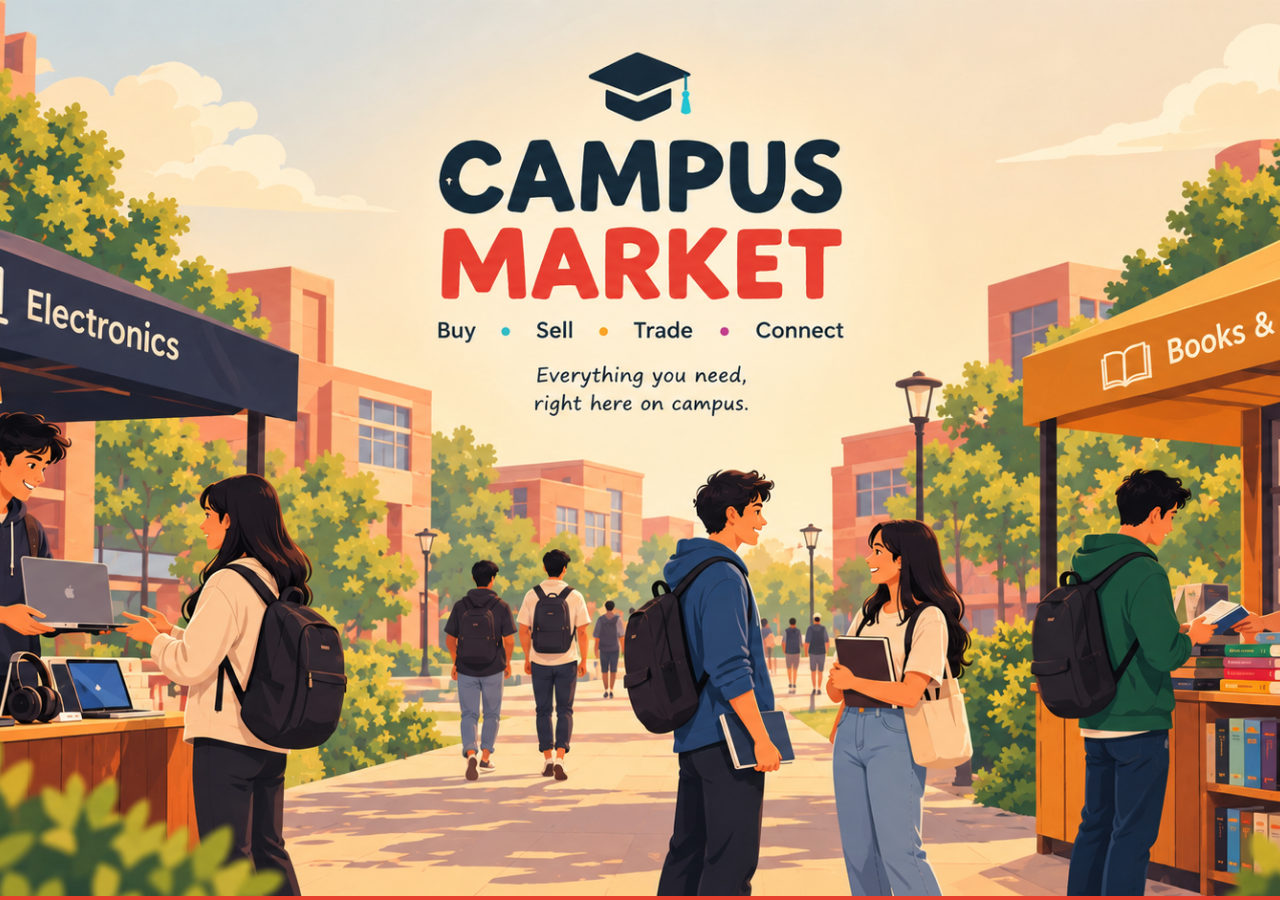
<file: index.html>
<!doctype html>
<html lang="en">
<head>
  <meta charset="utf-8" />
  <meta name="viewport" content="width=device-width, initial-scale=1, viewport-fit=cover" />
  <meta name="theme-color" content="#f6e3c0" />
  <title>Campus Market</title>
  <noscript><meta http-equiv="refresh" content="0;url=pages/index.html" /></noscript>

  <!-- Warm the cache for the next page while the splash is showing -->
  <link rel="preload" as="image" href="images/cmbg.png" />
  <link rel="prefetch" href="pages/index.html" />
  <link rel="prefetch" href="css/style.css" />

  <style>
    /* ---------- Splash screen ---------- */
    :root { --splash-ms: 4500ms; }          /* how long the image stays (4.5 s) */

    html, body { margin: 0; height: 100%; background: #f6e3c0; overflow: hidden; }

    .splash {
      position: fixed;
      inset: 0;
      overflow: hidden;
      background: #f6e3c0;                  /* same warm tone as the artwork's sky */
      opacity: 1;
      transition: opacity 0.45s ease;
    }
    .splash.leaving { opacity: 0; }

    /* Blurred copy of the artwork — only visible where the main image doesn't reach (phones in portrait) */
    .splash .bg,
    .splash .fg {
      position: absolute;
      inset: 0;
      width: 100%;
      height: 100%;
      object-fit: cover;                    /* PC / landscape: full image, fills the screen */
      object-position: 50% 50%;
      user-select: none;
      -webkit-user-drag: none;
    }
    /* .splash .bg {
      filter: blur(22px) saturate(1.05);
      transform: scale(1.15);
      opacity: 0.55;                        /* washed toward the cream background so the fade looks clean 
    } */
    /* .splash .fg {
      animation: splash-zoom var(--splash-ms) ease-out both;
    }
    @keyframes splash-zoom { from { scale: 1; } to { scale: 1.05; } } */

    /* ---------- Mobile / portrait: focus on the MIDDLE of the image ----------
       The image is 16:9, a phone is tall and narrow. Instead of squeezing the whole
       picture in, we show only the centre (logo, name, tagline and the two students),
       sized at 300vw so the title has comfortable side margins. The top and bottom edges
       fade softly into the blurred background. */
    @media (orientation: portrait) {
      .splash .fg {
        inset: auto;
        left: 50%;
        top: 50%;
        width: 300vw;
        max-width: none;
        height: auto;
        translate: -50% -50%;
        -webkit-mask-image: linear-gradient(to bottom, transparent 0, #000 14%, #000 86%, transparent 100%);
                mask-image: linear-gradient(to bottom, transparent 0, #000 14%, #000 86%, transparent 100%);
      }
    }

    /* ---------- Skip button + progress bar ---------- */
    /* .skip {
      position: absolute;
      top: calc(env(safe-area-inset-top, 0px) + 14px);
      right: 14px;
      padding: 8px 16px;
      border: 0;
      border-radius: 999px;
      background: rgba(20, 21, 29, 0.55);
      color: #fff;
      font: 500 13px/1 system-ui, -apple-system, "Segoe UI", Roboto, sans-serif;
      letter-spacing: 0.02em;
      cursor: pointer;
      -webkit-backdrop-filter: blur(6px);
              backdrop-filter: blur(6px);
    }
    .skip:hover, .skip:focus-visible { background: rgba(20, 21, 29, 0.8); outline: none; } */

    .bar {
      position: absolute;
      left: 0; right: 0; bottom: 0;
      height: 4px;
      background: rgba(20, 21, 29, 0.12);
    }
    .bar i {
      display: block;
      height: 100%;
      width: 100%;
      background: #e8402f;                  /* matches the "MARKET" red */
      transform-origin: left center;
      transform: scaleX(0);
    }
    .splash.running .bar i { animation: splash-bar var(--splash-ms) linear forwards; }
    @keyframes splash-bar { to { transform: scaleX(1); } }

    @media (prefers-reduced-motion: reduce) {
      .splash .fg { animation: none; }
    }
  </style>
</head>
<body>

  <div class="splash" id="splash">
    <img class="bg" src="images/cmbg.png" alt="" aria-hidden="true" />
    <img class="fg" id="splash-img" src="images/cmbg.png"
         alt="Campus Market — Buy, Sell, Trade, Connect. Everything you need, right here on campus." />
    <button type="button" class="skip" id="skip">Skip</button>
    <div class="bar"><i></i></div>
  </div>

  <script>
    (function () {
      var NEXT = 'pages/index.html';
      var SHOW_MS = 4500;       // keep in sync with --splash-ms in the CSS
      var FADE_MS = 450;
      var splash = document.getElementById('splash');
      var img = document.getElementById('splash-img');
      var started = false, leaving = false;

      function go() {
        if (leaving) return;
        leaving = true;
        splash.classList.add('leaving');
        setTimeout(function () { location.replace(NEXT); }, FADE_MS);
      }

      // Start the timer only once the picture is actually visible,
      // so slow connections still get the full 4.5 seconds.
      function start() {
        if (started) return;
        started = true;
        splash.classList.add('running');
        setTimeout(go, SHOW_MS);
      }

      if (img.complete && img.naturalWidth) start();
      else {
        img.addEventListener('load', start);
        img.addEventListener('error', go);     // image missing -> don't block the site
        setTimeout(function () { if (!started) go(); }, 8000);   // safety net
      }

      document.getElementById('skip').addEventListener('click', go);
      document.addEventListener('keydown', function (e) {
        if (e.key === 'Escape' || e.key === 'Enter' || e.key === ' ') go();
      });
    })();
  </script>
</body>
</html>
</file>
<file: css/style.css>
/*
  Campus Market — "noticeboard flea market" design system.
  Warm paper background, near-black ink, one loud signal-orange primary.
  Bebas Neue for display type, Inter for body, JetBrains Mono for prices
  and meta labels. Sharp corners everywhere: nothing on a noticeboard is
  rounded.
*/

:root {
  --font-display: "Bebas Neue", "Arial Narrow", sans-serif;
  --font-sans: "Inter", ui-sans-serif, system-ui, sans-serif;
  --font-mono: "JetBrains Mono", ui-monospace, SFMono-Regular, monospace;
  --ease-out-expo: cubic-bezier(0.16, 1, 0.3, 1);

  --background: #f7f5ef;
  --background: oklch(0.972 0.009 90);
  --foreground: #14151d;
  --foreground: oklch(0.165 0.02 264);
  --card: #ffffff;
  --card: oklch(1 0 0);
  --primary: #cf4a1c;
  --primary: oklch(0.595 0.208 36);
  --primary-foreground: #fdfaf5;
  --primary-foreground: oklch(0.985 0.01 90);
  --secondary: #e9e6de;
  --secondary: oklch(0.93 0.006 90);
  --secondary-foreground: var(--foreground);
  --muted: #ececE4;
  --muted: oklch(0.94 0.006 90);
  --muted-foreground: #6b6d7a;
  --muted-foreground: oklch(0.5 0.02 264);
  --destructive: #c22b1f;
  --destructive: oklch(0.577 0.215 27);
  --destructive-foreground: #fdfaf5;
  --destructive-foreground: oklch(0.985 0.01 90);
  --border: rgba(20, 21, 29, 0.12);
  --border: oklch(0.165 0.02 264 / 12%);
  --ring: rgba(207, 74, 28, 0.4);
  --ring: oklch(0.595 0.208 36 / 40%);
}

* {
  box-sizing: border-box;
  border-color: var(--border);
}

html,
body {
  margin: 0;
  padding: 0;
}

body {
  background-color: var(--background);
  color: var(--foreground);
  font-family: var(--font-sans);
  min-height: 100vh;
  display: flex;
  flex-direction: column;
}

::selection {
  background: color-mix(in oklab, var(--primary) 20%, transparent);
}

img {
  display: block;
  max-width: 100%;
}

a {
  color: inherit;
  text-decoration: none;
}

button,
input,
select,
textarea {
  font-family: inherit;
  color: inherit;
}

h1, h2, h3, h4, p {
  margin: 0;
}

.font-display {
  font-family: var(--font-display);
  letter-spacing: 0.02em;
}

.font-mono {
  font-family: var(--font-mono);
}

.container {
  max-width: 80rem;
  margin: 0 auto;
  padding: 0 1rem;
}

@media (min-width: 640px) {
  .container { padding: 0 1.5rem; }
}
@media (min-width: 1024px) {
  .container { padding: 0 2rem; }
}

main {
  flex: 1;
}

/* ---------------------------------- Buttons ---------------------------------- */

.btn {
  display: inline-flex;
  align-items: center;
  justify-content: center;
  gap: 0.5rem;
  border: 1px solid transparent;
  cursor: pointer;
  transition: background-color 0.15s ease, color 0.15s ease, border-color 0.15s ease;
  font-family: var(--font-display);
  letter-spacing: 0.02em;
}

.btn:disabled {
  opacity: 0.6;
  cursor: not-allowed;
}

.btn-primary {
  background: var(--primary);
  color: var(--primary-foreground);
  padding: 0.9rem 1.5rem;
  font-size: 1.125rem;
}
.btn-primary:hover:not(:disabled) { background: var(--foreground); }

.btn-dark {
  background: var(--foreground);
  color: var(--background);
  padding: 0.6rem 1.5rem;
  font-size: 1rem;
}
.btn-dark:hover:not(:disabled) { background: var(--primary); }

.btn-outline {
  background: transparent;
  border-color: var(--foreground);
  color: var(--foreground);
  padding: 0.5rem 1.5rem;
  font-size: 0.875rem;
}
.btn-outline:hover:not(:disabled) {
  background: var(--foreground);
  color: var(--background);
}

/* ---------------------------------- Navbar ---------------------------------- */

.navbar {
  position: sticky;
  top: 0;
  z-index: 50;
  border-bottom: 1px solid var(--border);
  background: color-mix(in oklab, var(--background) 90%, transparent);
  backdrop-filter: blur(10px);
}

.navbar-inner {
  max-width: 80rem;
  margin: 0 auto;
  padding: 0 1rem;
  height: 4rem;
  display: flex;
  align-items: center;
  justify-content: space-between;
  gap: 1rem;
}
@media (min-width: 640px) { .navbar-inner { padding: 0 1.5rem; } }
@media (min-width: 1024px) { .navbar-inner { padding: 0 2rem; } }

.navbar-left {
  display: flex;
  align-items: center;
  gap: 2rem;
  min-width: 0;
}

.brand {
  flex-shrink: 0;
  font-family: var(--font-display);
  font-size: 1.9rem;
  letter-spacing: 0.03em;
  color: var(--primary);
}

.search-form { display: none; }
@media (min-width: 768px) { .search-form { display: block; } }

.search-wrap { position: relative; }

.search-input {
  height: 2.5rem;
  width: 20rem;
  border: 1px solid var(--border);
  background: var(--card);
  padding: 0 1rem;
  font-size: 0.875rem;
}
@media (min-width: 1024px) { .search-input { width: 24rem; } }

.search-input:focus {
  outline: none;
  border-color: var(--primary);
  box-shadow: 0 0 0 4px var(--ring);
}

.search-kbd {
  position: absolute;
  right: 0.5rem;
  top: 0.63rem;
  display: none;
  font-family: var(--font-mono);
  font-size: 10px;
  color: var(--muted-foreground);
}
@media (min-width: 640px) { .search-kbd { display: block; } }

.navbar-right {
  display: flex;
  align-items: center;
  gap: 1rem;
  flex-shrink: 0;
}

.icon-link {
  position: relative;
  padding: 0.5rem;
  color: var(--muted-foreground);
  transition: color 0.15s ease;
  display: flex;
  align-items: center;
}
.icon-link:hover { color: var(--primary); }

.icon-link-label {
  display: flex;
  align-items: center;
  gap: 0.4rem;
  font-size: 0.875rem;
}
.icon-link-label span:last-child { display: none; }
@media (min-width: 640px) { .icon-link-label span:last-child { display: inline; } }

.badge-count {
  position: absolute;
  right: -2px;
  top: -2px;
  display: flex;
  align-items: center;
  justify-content: center;
  height: 1rem;
  width: 1rem;
  background: var(--primary);
  color: var(--primary-foreground);
  font-family: var(--font-mono);
  font-size: 10px;
  font-weight: 700;
}

.signin-link {
  font-size: 0.875rem;
  font-weight: 500;
  color: var(--muted-foreground);
  text-underline-offset: 4px;
}
.signin-link:hover { color: var(--primary); text-decoration: underline; }

.user-menu { position: relative; }

.user-avatar {
  height: 2.5rem;
  width: 2.5rem;
  border: 1px solid var(--border);
  background: var(--secondary);
  font-family: var(--font-mono);
  font-size: 0.875rem;
  font-weight: 700;
  text-transform: uppercase;
  display: flex;
  align-items: center;
  justify-content: center;
  cursor: pointer;
}

.user-dropdown {
  position: absolute;
  right: 0;
  top: 3rem;
  z-index: 50;
  width: 11rem;
  border: 1px solid var(--border);
  background: var(--card);
  box-shadow: 0 10px 30px rgba(0,0,0,0.12);
  display: none;
}
.user-menu.open .user-dropdown { display: block; }

.user-dropdown-email {
  border-bottom: 1px solid var(--border);
  padding: 0.6rem 1rem;
  font-family: var(--font-mono);
  font-size: 10px;
  color: var(--muted-foreground);
  white-space: nowrap;
  overflow: hidden;
  text-overflow: ellipsis;
}

.user-dropdown-item {
  display: block;
  width: 100%;
  text-align: left;
  padding: 0.6rem 1rem;
  font-size: 0.875rem;
  background: none;
  border: none;
  cursor: pointer;
}
.user-dropdown-item:hover { background: var(--secondary); }
.user-dropdown-item.danger { color: var(--destructive); }

/* ---------------------------------- Chat dock ---------------------------------- */

.chat-dock {
  position: fixed;
  bottom: 1.5rem;
  right: 1.5rem;
  z-index: 40;
  display: none;
  align-items: center;
  justify-content: center;
  height: 3.5rem;
  width: 3.5rem;
  background: var(--foreground);
  color: var(--background);
  font-family: var(--font-display);
  font-size: 1.5rem;
  letter-spacing: -0.02em;
  box-shadow: 0 10px 30px rgba(0,0,0,0.2);
  transition: background-color 0.15s ease;
}
.chat-dock:hover { background: var(--primary); }
.chat-dock.visible { display: flex; }

@media (max-width: 639px) {
  .chat-dock {
    bottom: calc(6.5rem + env(safe-area-inset-bottom, 0px));
    right: 1rem;
    height: 3rem;
    width: 3rem;
    font-size: 1.25rem;
  }
}

/* ---------------------------------- Browse page ---------------------------------- */

.browse-grid {
  max-width: 80rem;
  margin: 0 auto;
  display: grid;
  grid-template-columns: repeat(12, 1fr);
  gap: 2rem;
  padding: 2rem 1rem;
}
@media (min-width: 640px) { .browse-grid { padding: 2rem 1.5rem; } }
@media (min-width: 1024px) { .browse-grid { padding: 2rem 2rem; } }

.browse-sidebar { grid-column: span 12 / span 12; }
.browse-main { grid-column: span 12 / span 12; }

@media (min-width: 1024px) {
  .browse-sidebar { grid-column: span 3 / span 3; }
  .browse-main { grid-column: span 9 / span 9; }
}

.sidebar-sticky {
  display: flex;
  flex-direction: column;
  gap: 2rem;
}
@media (min-width: 1024px) {
  .sidebar-sticky { position: sticky; top: 6rem; }
}

.filter-section-title {
  font-family: var(--font-display);
  font-size: 1.25rem;
}

.checkbox-row {
  display: flex;
  align-items: center;
  gap: 0.75rem;
  cursor: pointer;
  padding: 0.15rem 0;
}
.checkbox-row input { accent-color: var(--primary); width: 1rem; height: 1rem; }
.checkbox-row span { font-size: 0.875rem; transition: color 0.15s ease; }
.checkbox-row:hover span { color: var(--primary); }

.filter-list { margin-top: 1rem; display: flex; flex-direction: column; gap: 0.5rem; }

.price-range-wrap { margin-top: 1rem; display: flex; flex-direction: column; gap: 1rem; }
.price-range-wrap input[type="range"] { width: 100%; accent-color: var(--primary); }
.price-range-labels {
  display: flex;
  justify-content: space-between;
  font-family: var(--font-mono);
  font-size: 0.75rem;
  color: var(--muted-foreground);
}
.price-range-labels .current { font-weight: 700; color: var(--foreground); }

.mode-toggle {
  margin-top: 1rem;
  display: flex;
  border: 1px solid var(--border);
  padding: 0.25rem;
}
.mode-btn {
  flex: 1;
  padding: 0.4rem 0;
  font-size: 0.75rem;
  font-weight: 700;
  background: none;
  border: none;
  cursor: pointer;
  transition: background-color 0.15s ease;
}
.mode-btn:hover { background: var(--secondary); }
.mode-btn.active { background: var(--foreground); color: var(--background); }


.listings-header {
  margin-bottom: 2rem;
  display: flex;
  flex-wrap: wrap;
  align-items: flex-end;
  justify-content: space-between;
  gap: 1rem;
}
.listings-header-left { display: flex; align-items: center; gap: 1rem; }
.listings-header h1 { font-size: 2.25rem; }
.item-count-badge {
  background: color-mix(in oklab, var(--primary) 10%, transparent);
  padding: 0.15rem 0.5rem;
  font-family: var(--font-mono);
  font-size: 0.75rem;
  color: var(--primary);
}

.sort-select {
  border: none;
  border-bottom: 1px solid var(--foreground);
  background: transparent;
  padding: 0.25rem 0;
  font-family: var(--font-mono);
  font-size: 0.75rem;
  text-transform: uppercase;
}
.sort-select:focus { outline: none; }

.item-grid {
  display: grid;
  grid-template-columns: 1fr;
  gap: 2.5rem 1.5rem;
}
@media (min-width: 640px) { .item-grid { grid-template-columns: repeat(2, 1fr); } }
@media (min-width: 1280px) { .item-grid.cols-3 { grid-template-columns: repeat(3, 1fr); } }
@media (min-width: 1024px) { .item-grid.cols-4 { grid-template-columns: repeat(3, 1fr); } }
@media (min-width: 1280px) { .item-grid.cols-4 { grid-template-columns: repeat(4, 1fr); } }

.empty-state {
  border: 1px dashed var(--border);
  background: color-mix(in oklab, var(--card) 50%, transparent);
  padding: 3rem;
  text-align: center;
}
.empty-state.solid { border-style: solid; background: var(--card); }
.empty-state h2 { font-family: var(--font-display); font-size: 1.5rem; }
.empty-state p { margin-top: 0.5rem; font-size: 0.875rem; color: var(--muted-foreground); }
.empty-state .btn { margin-top: 1.5rem; }

/* ---------------------------------- Item card ---------------------------------- */

.item-card {
  animation: slide-up 0.5s var(--ease-out-expo) both;
}

@keyframes slide-up {
  from { opacity: 0; transform: translateY(10px); }
  to { opacity: 1; transform: translateY(0); }
}
@keyframes heart-pop {
  0% { transform: scale(1); }
  50% { transform: scale(1.4); }
  100% { transform: scale(1); }
}

.item-media-wrap {
  position: relative;
  overflow: hidden;
  border: 1px solid var(--border);
  background: var(--card);
}

.item-media {
  aspect-ratio: 4 / 5;
  background: var(--muted);
  overflow: hidden;
}
.item-media img {
  width: 100%;
  height: 100%;
  object-fit: cover;
  transition: transform 0.5s ease;
}
.item-card:hover .item-media img { transform: scale(1.05); }

.item-media-empty {
  display: grid;
  place-items: center;
  height: 100%;
  font-family: var(--font-display);
  font-size: 1.4rem;
  color: var(--muted-foreground);
  text-align: center;
  padding: 1rem;
}

.item-type-badge {
  position: absolute;
  left: 0.75rem;
  top: 0.75rem;
  padding: 0.1rem 0.5rem;
  font-family: var(--font-display);
  font-size: 1.1rem;
  letter-spacing: 0.02em;
  box-shadow: 0 1px 3px rgba(0,0,0,0.15);
}
.item-type-badge.sell { background: var(--primary); color: var(--primary-foreground); }
.item-type-badge.rent { background: var(--foreground); color: var(--background); }

.wishlist-btn {
  position: absolute;
  right: 0.75rem;
  top: 0.75rem;
  display: flex;
  align-items: center;
  justify-content: center;
  height: 2rem;
  width: 2rem;
  border: 1px solid var(--border);
  background: color-mix(in oklab, var(--card) 90%, transparent);
  color: var(--foreground);
  cursor: pointer;
  transition: background-color 0.15s ease, color 0.15s ease, border-color 0.15s ease;
}
.wishlist-btn:hover { background: var(--primary); color: var(--primary-foreground); }
.wishlist-btn.active {
  border-color: var(--primary);
  background: var(--primary);
  color: var(--primary-foreground);
  animation: heart-pop 0.3s ease-out;
}
.wishlist-btn svg { width: 1rem; height: 1rem; }

.item-info {
  margin-top: 1rem;
  display: flex;
  align-items: flex-start;
  justify-content: space-between;
  gap: 0.75rem;
}
.item-info-main { min-width: 0; }
.item-category-label {
  font-family: var(--font-mono);
  font-size: 10px;
  text-transform: uppercase;
  letter-spacing: 0.1em;
  color: var(--muted-foreground);
}
.item-title-link {
  font-size: 1.125rem;
  font-weight: 500;
  line-height: 1.25;
  display: block;
}
.item-card:hover .item-title-link { color: var(--primary); }
.item-seller-line {
  margin-top: 0.25rem;
  font-size: 0.875rem;
  color: var(--muted-foreground);
}
.item-seller-line span { text-decoration: underline; }

.item-price-block { flex-shrink: 0; text-align: right; }
.item-price {
  display: block;
  font-family: var(--font-mono);
  font-size: 1.25rem;
  font-weight: 700;
}
.item-price-unit {
  display: block;
  font-family: var(--font-mono);
  font-size: 10px;
  text-transform: uppercase;
  color: var(--muted-foreground);
}

/* ---------------------------------- Skeletons ---------------------------------- */

.skeleton { background: var(--muted); }
.skeleton-pulse { animation: pulse 1.5s ease-in-out infinite; }
@keyframes pulse { 0%, 100% { opacity: 1; } 50% { opacity: 0.5; } }

/* ---------------------------------- Item detail page ---------------------------------- */

.detail-shell { max-width: 72rem; margin: 0 auto; padding: 2.5rem 1rem; }
@media (min-width: 640px) { .detail-shell { padding: 2.5rem 1.5rem; } }
@media (min-width: 1024px) { .detail-shell { padding: 2.5rem 2rem; } }

.breadcrumb {
  margin-bottom: 1.5rem;
  font-family: var(--font-mono);
  font-size: 0.75rem;
  text-transform: uppercase;
  letter-spacing: 0.08em;
  color: var(--muted-foreground);
}
.breadcrumb a:hover { color: var(--primary); }
.breadcrumb .sep { margin: 0 0.5rem; }
.breadcrumb .current { color: var(--foreground); }

.detail-grid {
  display: grid;
  grid-template-columns: 1fr;
  gap: 2.5rem;
}
@media (min-width: 768px) { .detail-grid { grid-template-columns: repeat(2, 1fr); } }

.detail-media {
  position: relative;
  overflow: hidden;
  border: 1px solid var(--border);
  background: var(--card);
}
.detail-media .item-media { aspect-ratio: 4 / 5; }
.detail-media img { width: 100%; height: 100%; object-fit: cover; }
.detail-media .item-type-badge { left: 1rem; top: 1rem; }

.detail-info { display: flex; flex-direction: column; }
.detail-meta {
  font-family: var(--font-mono);
  font-size: 0.75rem;
  text-transform: uppercase;
  letter-spacing: 0.08em;
  color: var(--muted-foreground);
}
.detail-title { margin-top: 0.5rem; font-size: 2.5rem; line-height: 1; }
@media (min-width: 640px) { .detail-title { font-size: 3rem; } }

.detail-price-row {
  margin-top: 1.5rem;
  display: flex;
  align-items: baseline;
  gap: 0.5rem;
}
.detail-price { font-family: var(--font-mono); font-size: 2.25rem; font-weight: 700; }
.detail-price-unit { font-family: var(--font-mono); font-size: 0.875rem; text-transform: uppercase; color: var(--muted-foreground); }

.stat-grid {
  margin-top: 2rem;
  display: grid;
  grid-template-columns: repeat(2, 1fr);
  gap: 1px;
  border: 1px solid var(--border);
  background: var(--border);
}
.stat-box { background: var(--card); padding: 1rem; }
.stat-label { font-family: var(--font-mono); font-size: 10px; text-transform: uppercase; letter-spacing: 0.08em; color: var(--muted-foreground); }
.stat-value { margin-top: 0.25rem; font-size: 0.875rem; font-weight: 500; }

.detail-description {
  margin-top: 1.5rem;
  line-height: 1.6;
  color: var(--muted-foreground);
  white-space: pre-line;
}

.detail-actions { margin-top: 2rem; display: flex; gap: 0.75rem; }
.detail-actions .btn-primary { flex: 1; }
.detail-wishlist-btn {
  display: flex;
  align-items: center;
  justify-content: center;
  height: 3rem;
  width: 3rem;
  border: 1px solid var(--border);
  background: none;
  cursor: pointer;
  transition: background-color 0.15s ease, color 0.15s ease, border-color 0.15s ease;
}
.detail-wishlist-btn:hover { background: var(--primary); color: var(--primary-foreground); }
.detail-wishlist-btn.active {
  border-color: var(--primary);
  background: var(--primary);
  color: var(--primary-foreground);
  animation: heart-pop 0.3s ease-out;
}
.detail-wishlist-btn svg { width: 1.25rem; height: 1.25rem; }

.detail-posted {
  margin-top: 1.5rem;
  font-family: var(--font-mono);
  font-size: 10px;
  text-transform: uppercase;
  letter-spacing: 0.08em;
  color: var(--muted-foreground);
}

.not-found-shell { max-width: 28rem; margin: 0 auto; padding: 6rem 1rem; text-align: center; }
.not-found-shell h1 { font-size: 2.5rem; }
.not-found-shell p { margin-top: 0.75rem; font-size: 0.875rem; color: var(--muted-foreground); }
.not-found-shell .btn { margin-top: 1.5rem; display: inline-block; }

/* ---------------------------------- Auth pages ---------------------------------- */

.auth-shell {
  max-width: 28rem;
  margin: 0 auto;
  padding: 4rem 1rem;
  display: flex;
  flex-direction: column;
  align-items: center;
}
.auth-shell h1 { font-size: 3rem; text-align: center; }
.auth-shell .lead { margin-top: 0.5rem; text-align: center; font-size: 0.875rem; color: var(--muted-foreground); }

.auth-tabs {
  margin-top: 2rem;
  width: 100%;
  display: flex;
  border: 1px solid var(--border);
  background: color-mix(in oklab, var(--secondary) 40%, transparent);
  padding: 0.25rem;
}
.auth-tab-btn {
  flex: 1;
  padding: 0.5rem 0;
  background: none;
  border: none;
  cursor: pointer;
  font-family: var(--font-display);
  font-size: 0.875rem;
  letter-spacing: 0.08em;
  transition: background-color 0.15s ease;
}
.auth-tab-btn:hover { background: var(--secondary); }
.auth-tab-btn.active { background: var(--foreground); color: var(--background); }

.auth-form { margin-top: 1.5rem; width: 100%; display: flex; flex-direction: column; gap: 1rem; }

.field-label {
  display: block;
  margin-bottom: 0.35rem;
  font-family: var(--font-mono);
  font-size: 10px;
  text-transform: uppercase;
  letter-spacing: 0.08em;
  color: var(--muted-foreground);
}
.field-input {
  height: 2.75rem;
  width: 100%;
  border: 1px solid var(--border);
  background: var(--card);
  padding: 0 1rem;
  font-size: 0.875rem;
}
.field-input:focus { outline: none; border-color: var(--primary); box-shadow: 0 0 0 4px var(--ring); }
.field-hint { margin-top: 0.25rem; font-family: var(--font-mono); font-size: 10px; color: var(--muted-foreground); }

textarea.field-input { height: auto; padding: 0.75rem 1rem; resize: vertical; }

.error-box {
  border: 1px solid color-mix(in oklab, var(--destructive) 40%, transparent);
  background: color-mix(in oklab, var(--destructive) 10%, transparent);
  padding: 0.5rem 0.75rem;
  font-size: 0.875rem;
  color: var(--destructive);
}
.info-box {
  margin-top: 1.5rem;
  width: 100%;
  border: 1px solid color-mix(in oklab, var(--primary) 40%, transparent);
  background: color-mix(in oklab, var(--primary) 5%, transparent);
  padding: 1.5rem;
  text-align: center;
}
.info-box h2 { font-family: var(--font-display); font-size: 1.5rem; }
.info-box p { margin-top: 0.5rem; font-size: 0.875rem; color: var(--muted-foreground); }

.link-btn {
  width: 100%;
  text-align: center;
  font-size: 0.875rem;
  color: var(--muted-foreground);
  text-decoration: underline;
  text-underline-offset: 4px;
  background: none;
  border: none;
  cursor: pointer;
}
.link-btn:hover { color: var(--primary); }

/* ---------------------------------- Sell page ---------------------------------- */

.sell-shell { max-width: 72rem; margin: 0 auto; padding: 2.5rem 1rem; }
@media (min-width: 640px) { .sell-shell { padding: 2.5rem 1.5rem; } }
@media (min-width: 1024px) { .sell-shell { padding: 2.5rem 2rem; } }
.sell-shell h1 { font-size: 3rem; }
.sell-shell .lead { margin-top: 0.5rem; font-size: 0.875rem; color: var(--muted-foreground); }

.sell-grid {
  margin-top: 2.5rem;
  display: grid;
  grid-template-columns: 1fr;
  gap: 2.5rem;
}
@media (min-width: 1024px) { .sell-grid { grid-template-columns: repeat(2, 1fr); } }

.sell-form-col { display: flex; flex-direction: column; gap: 1.25rem; }

.field-row-2 { display: grid; grid-template-columns: repeat(2, 1fr); gap: 1rem; }

.price-input-wrap { position: relative; }
.price-input-wrap .dollar {
  position: absolute;
  left: 0.75rem;
  top: 50%;
  transform: translateY(-50%);
  font-family: var(--font-mono);
  font-size: 0.875rem;
  color: var(--muted-foreground);
}
.price-input-wrap input { padding-left: 1.75rem; }

.photo-drop {
  display: flex;
  flex-direction: column;
  align-items: center;
  justify-content: center;
  gap: 0.75rem;
  aspect-ratio: 4 / 5;
  width: 100%;
  border: 2px dashed var(--border);
  background: color-mix(in oklab, var(--card) 50%, transparent);
  cursor: pointer;
  transition: border-color 0.15s ease, background-color 0.15s ease;
}
.photo-drop:hover { border-color: var(--primary); background: color-mix(in oklab, var(--primary) 5%, transparent); }
.photo-drop svg { width: 2rem; height: 2rem; color: var(--muted-foreground); }
.photo-drop .headline { font-family: var(--font-display); font-size: 1.1rem; letter-spacing: 0.02em; }
.photo-drop .sub { font-family: var(--font-mono); font-size: 10px; text-transform: uppercase; letter-spacing: 0.08em; color: var(--muted-foreground); }

.photo-preview-wrap { position: relative; overflow: hidden; border: 1px solid var(--border); background: var(--card); }
.photo-preview-wrap img { width: 100%; aspect-ratio: 4/5; object-fit: cover; }
.photo-remove-btn {
  position: absolute;
  right: 0.75rem;
  top: 0.75rem;
  display: flex;
  align-items: center;
  justify-content: center;
  height: 2rem;
  width: 2rem;
  border: 1px solid var(--border);
  background: color-mix(in oklab, var(--card) 90%, transparent);
  cursor: pointer;
}
.photo-remove-btn:hover { background: var(--destructive); color: var(--destructive-foreground); }
.photo-remove-btn svg { width: 1rem; height: 1rem; }
.photo-preview-caption {
  border-top: 1px solid var(--border);
  padding: 0.5rem 1rem;
  font-family: var(--font-mono);
  font-size: 10px;
  text-transform: uppercase;
  letter-spacing: 0.08em;
  color: var(--muted-foreground);
}

.etiquette-box {
  margin-top: 1rem;
  border: 1px solid var(--border);
  background: color-mix(in oklab, var(--card) 50%, transparent);
  padding: 1rem;
}
.etiquette-box .eyebrow {
  font-family: var(--font-mono);
  font-size: 10px;
  text-transform: uppercase;
  letter-spacing: 0.08em;
  color: var(--muted-foreground);
}
.etiquette-box p { margin-top: 0.5rem; font-size: 0.875rem; color: var(--muted-foreground); }

/* ---------------------------------- Messages page ---------------------------------- */

.messages-shell { max-width: 72rem; margin: 0 auto; padding: 2rem 1rem; }
@media (min-width: 640px) { .messages-shell { padding: 2rem 1.5rem; } }
@media (min-width: 1024px) { .messages-shell { padding: 2rem 2rem; } }
.messages-shell h1 { font-size: 2.25rem; }
.messages-shell .sub {
  margin-top: 0.25rem;
  font-family: var(--font-mono);
  font-size: 0.75rem;
  text-transform: uppercase;
  letter-spacing: 0.08em;
  color: var(--muted-foreground);
}

.messages-grid {
  margin-top: 1.5rem;
  display: grid;
  grid-template-columns: 1fr;
  gap: 1.5rem;
}
@media (min-width: 1024px) { .messages-grid { grid-template-columns: repeat(12, 1fr); } }

.conversation-panel { grid-column: span 12; }
@media (min-width: 1024px) { .conversation-panel { grid-column: span 4; } }

.conversation-list-wrap { border: 1px solid var(--border); background: var(--card); }
.conversation-list-header {
  border-bottom: 1px solid var(--border);
  padding: 0.75rem 1rem;
  font-family: var(--font-mono);
  font-size: 10px;
  text-transform: uppercase;
  letter-spacing: 0.08em;
  color: var(--muted-foreground);
}
.conversation-list { max-height: 60vh; overflow-y: auto; list-style: none; margin: 0; padding: 0; }
.conversation-list li { border-bottom: 1px solid var(--border); }
.conversation-list li:last-child { border-bottom: none; }
.conversation-item {
  width: 100%;
  text-align: left;
  padding: 0.75rem 1rem;
  background: none;
  border: none;
  cursor: pointer;
  transition: background-color 0.15s ease;
  display: block;
}
.conversation-item:hover { background: var(--secondary); }
.conversation-item.active { background: var(--secondary); border-left: 4px solid var(--primary); }
.conversation-item .title { font-size: 0.875rem; font-weight: 500; white-space: nowrap; overflow: hidden; text-overflow: ellipsis; }
.conversation-item .subtitle { margin-top: 0.15rem; font-size: 0.75rem; color: var(--muted-foreground); white-space: nowrap; overflow: hidden; text-overflow: ellipsis; }
.conversation-item .time { margin-top: 0.25rem; font-family: var(--font-mono); font-size: 10px; text-transform: uppercase; color: var(--muted-foreground); }
.conversation-empty { padding: 2rem 1rem; text-align: center; font-size: 0.875rem; color: var(--muted-foreground); }

.chat-panel-col { grid-column: span 12; }
@media (min-width: 1024px) { .chat-panel-col { grid-column: span 8; } }

.chat-placeholder {
  height: 70vh;
  display: flex;
  flex-direction: column;
  align-items: center;
  justify-content: center;
  border: 1px dashed var(--border);
  background: color-mix(in oklab, var(--card) 50%, transparent);
  text-align: center;
  padding: 1rem;
}
.chat-placeholder h2 { font-family: var(--font-display); font-size: 1.5rem; }
.chat-placeholder p { margin-top: 0.5rem; max-width: 20rem; font-size: 0.875rem; color: var(--muted-foreground); }

.chat-panel {
  height: 70vh;
  display: flex;
  flex-direction: column;
  border: 1px solid var(--border);
  background: var(--card);
}
.chat-panel-header {
  display: flex;
  align-items: center;
  justify-content: space-between;
  gap: 1rem;
  border-bottom: 1px solid var(--border);
  padding: 0.75rem 1.25rem;
}
.chat-panel-header h2 { font-size: 1.25rem; line-height: 1; white-space: nowrap; overflow: hidden; text-overflow: ellipsis; }
.chat-panel-header .subtitle { margin-top: 0.25rem; font-size: 0.75rem; color: var(--muted-foreground); white-space: nowrap; overflow: hidden; text-overflow: ellipsis; }
.chat-panel-header .view-link { flex-shrink: 0; font-family: var(--font-mono); font-size: 0.75rem; text-transform: uppercase; text-decoration: underline; text-underline-offset: 4px; }
.chat-panel-header .view-link:hover { color: var(--primary); }

.chat-thread { flex: 1; overflow-y: auto; background: color-mix(in oklab, var(--background) 50%, transparent); padding: 1.25rem; display: flex; flex-direction: column; gap: 1rem; }
.chat-empty { padding-top: 2rem; text-align: center; font-size: 0.875rem; color: var(--muted-foreground); }

.chat-row { display: flex; }
.chat-row.mine { justify-content: flex-end; }
.chat-row.theirs { justify-content: flex-start; }
.chat-bubble { max-width: 75%; padding: 0.6rem 1rem; }
.chat-row.mine .chat-bubble { background: var(--primary); color: var(--primary-foreground); }
.chat-row.theirs .chat-bubble { border: 1px solid var(--border); background: var(--card); }
.chat-bubble p.text { font-size: 0.875rem; line-height: 1.5; }
.chat-bubble p.time { margin-top: 0.25rem; font-family: var(--font-mono); font-size: 10px; text-transform: uppercase; }
.chat-row.mine .chat-bubble p.time { color: color-mix(in oklab, var(--primary-foreground) 70%, transparent); }
.chat-row.theirs .chat-bubble p.time { color: var(--muted-foreground); }

.chat-input-row { display: flex; gap: 0.5rem; border-top: 1px solid var(--border); padding: 0.75rem; }
.chat-input-row input { height: 2.75rem; flex: 1; border: 1px solid var(--border); background: var(--card); padding: 0 1rem; font-size: 0.875rem; }
.chat-input-row input:focus { outline: none; border-color: var(--primary); box-shadow: 0 0 0 4px var(--ring); }
.chat-input-row button { padding: 0 1.5rem; font-size: 1.1rem; }

/* ---------------------------------- Toasts ---------------------------------- */

.toast-container {
  position: fixed;
  top: 1.25rem;
  right: 1.25rem;
  z-index: 100;
  display: flex;
  flex-direction: column;
  gap: 0.5rem;
  max-width: 22rem;
}
.toast {
  border: 1px solid var(--border);
  background: var(--card);
  padding: 0.75rem 1rem;
  font-size: 0.875rem;
  box-shadow: 0 10px 25px rgba(0,0,0,0.15);
  animation: slide-up 0.25s var(--ease-out-expo) both;
}
.toast.success { border-left: 4px solid #1a8a4a; }
.toast.error { border-left: 4px solid var(--destructive); }
.toast.info { border-left: 4px solid var(--primary); }

/* ---------------------------------- Utility ---------------------------------- */

.hidden { display: none !important; }
.text-muted { color: var(--muted-foreground); }
.mt-1 { margin-top: 0.25rem; }
.visually-loading { opacity: 0.6; pointer-events: none; }

/* ---------------------------------- Sold / rented state ---------------------------------- */
.item-type-badge.sold { background: #5b5d68; color: #fff; }
.item-type-badge.rented-out { background: #5b5d68; color: #fff; }

/* Greyscale the photo once an item is sold or rented out */
.is-done .item-media img,
.item-media.is-done img {
  filter: grayscale(100%);
  opacity: 0.75;
}
.is-done .item-price { color: var(--muted-foreground); text-decoration: line-through; }
.is-done:hover .item-media img { transform: none; }

.status-banner {
  margin-top: 1.5rem;
  padding: 0.85rem 1rem;
  background: var(--muted);
  border: 1px solid var(--border);
  font-family: var(--font-mono);
  font-size: 0.8rem;
  color: var(--muted-foreground);
}

/* Seller controls */
.owner-panel {
  margin-top: 1.5rem;
  padding: 1rem;
  border: 1px dashed var(--foreground);
  background: var(--card);
}
.owner-hint { margin-top: 0.4rem; font-size: 0.85rem; color: var(--muted-foreground); }
.owner-actions { margin-top: 0.75rem; display: flex; flex-wrap: wrap; gap: 0.5rem; }

/* Seller contact reveal */
.contact-card {
  margin-top: 1.5rem;
  padding: 1rem 1.25rem;
  border: 2px solid var(--primary);
  background: var(--card);
  animation: contactIn 0.3s var(--ease-out-expo);
}
@keyframes contactIn { from { opacity: 0; transform: translateY(6px); } to { opacity: 1; transform: none; } }
.contact-line {
  display: flex;
  justify-content: space-between;
  gap: 1rem;
  padding: 0.5rem 0;
  border-bottom: 1px solid var(--border);
  font-size: 0.95rem;
}
.contact-line span { font-family: var(--font-mono); font-size: 0.7rem; text-transform: uppercase; color: var(--muted-foreground); align-self: center; }
.contact-line a { color: var(--primary); font-weight: 600; word-break: break-all; text-align: right; }
.contact-note { margin-top: 0.75rem; font-family: var(--font-mono); font-size: 10px; color: var(--muted-foreground); }
</file>
